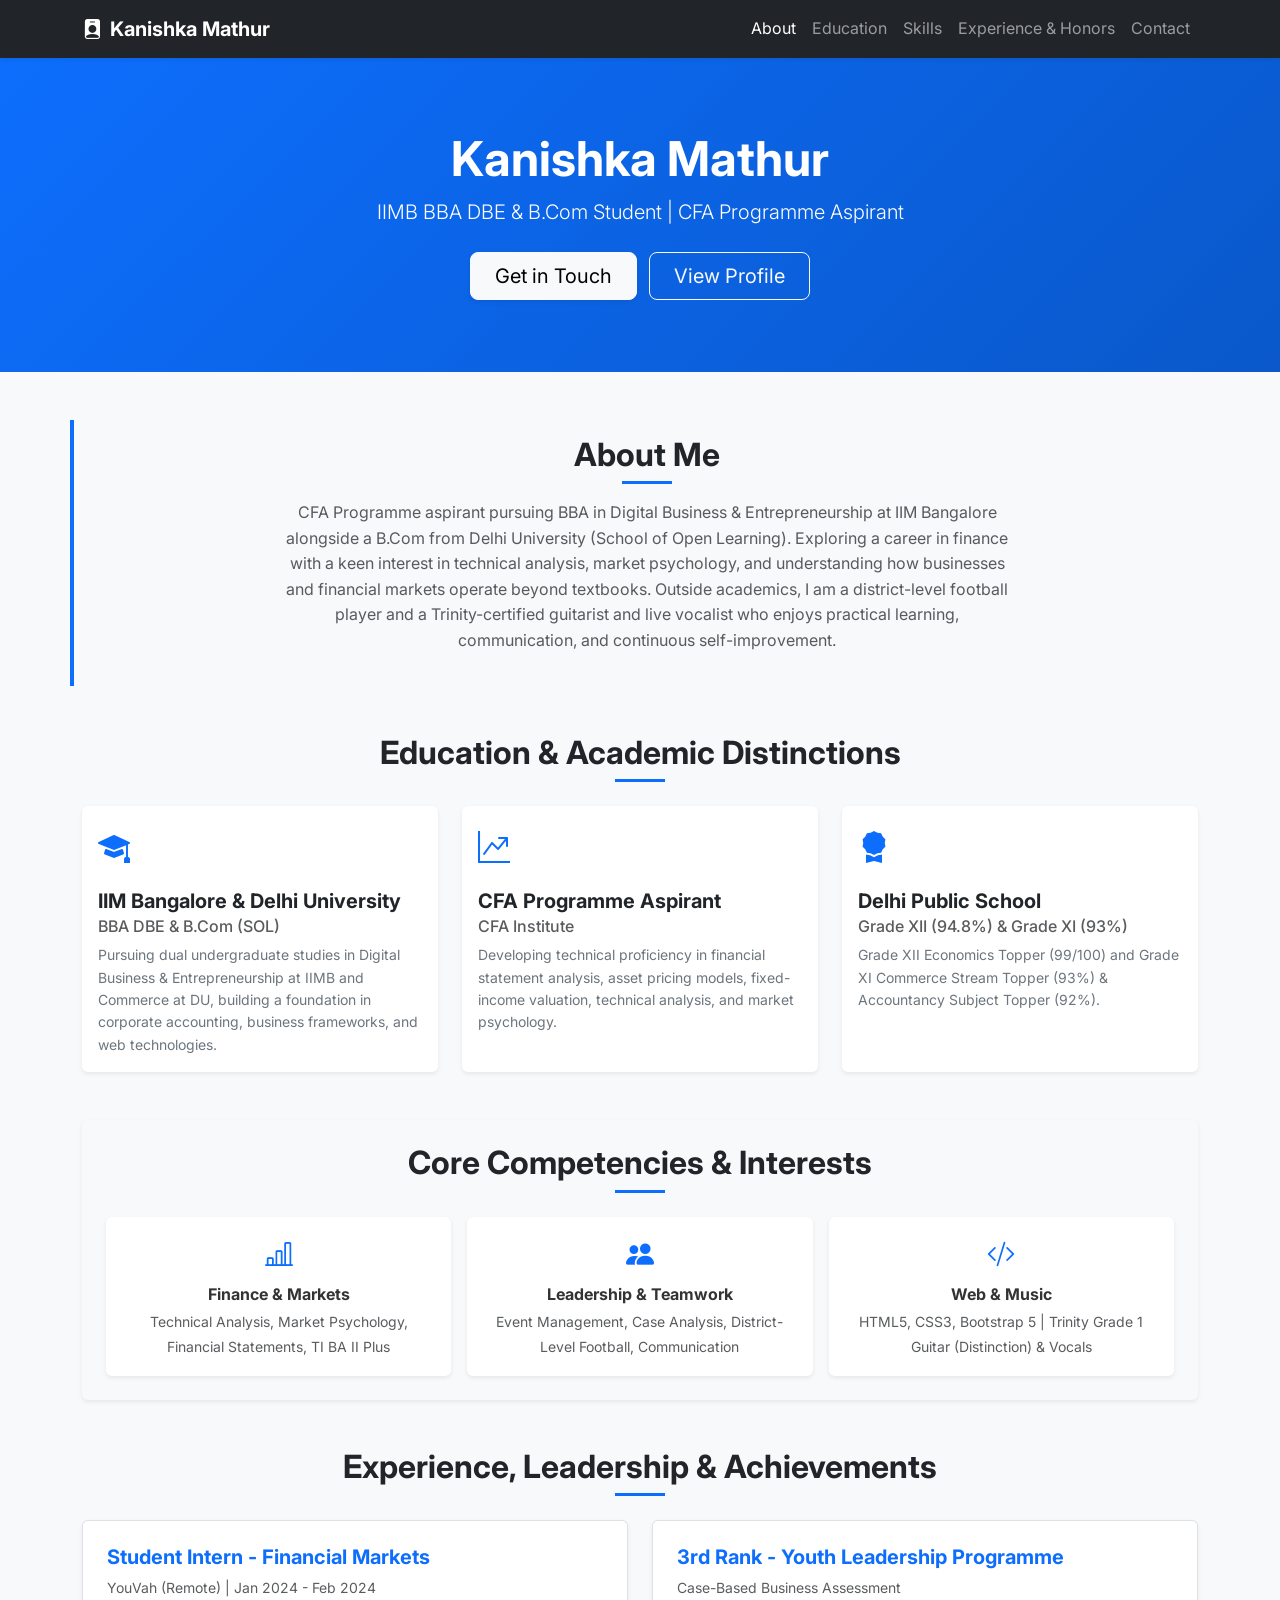
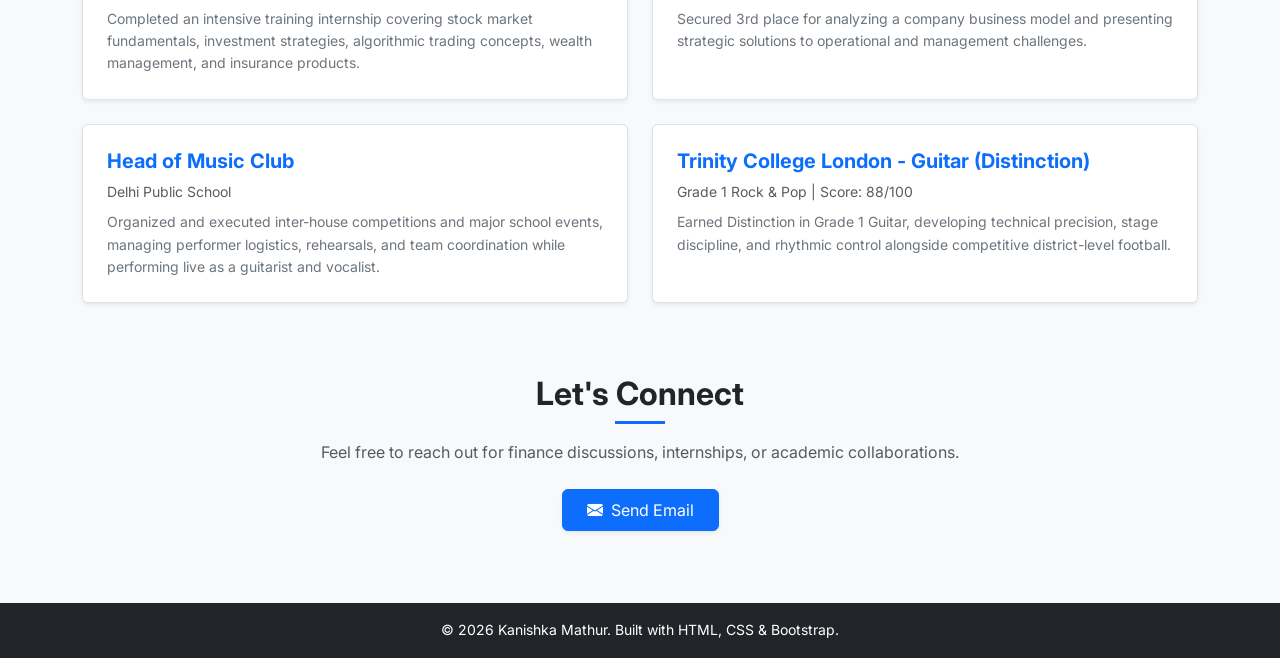
<file: index.html>
<!DOCTYPE html>
<html lang="en">
<head>
    <meta charset="UTF-8">
    <meta name="viewport" content="width=device-width, initial-scale=1.0">
    <title>Kanishka Mathur - Resume</title>
    <!-- Bootstrap CSS CDN -->
    <link href="https://cdn.jsdelivr.net/npm/bootstrap@5.3.0/dist/css/bootstrap.min.css" rel="stylesheet">
    <!-- Google Fonts -->
    <link href="https://fonts.googleapis.com/css2?family=Inter:wght@300;400;600;700&display=swap" rel="stylesheet">
    <!-- Bootstrap Icons -->
    <link rel="stylesheet" href="https://cdn.jsdelivr.net/npm/bootstrap-icons@1.10.5/font/bootstrap-icons.css">
    <!-- Custom CSS -->
    <link rel="stylesheet" href="style.css">
</head>
<body>

    <!-- Navigation Bar using Bootstrap & Flexbox -->
    <nav class="navbar navbar-expand-lg navbar-dark bg-dark sticky-top shadow-sm">
        <div class="container">
            <a class="navbar-brand fw-bold" href="#"><i class="bi bi-person-badge-fill me-2"></i>Kanishka Mathur</a>
            <button class="navbar-toggler" type="button" data-bs-toggle="collapse" data-bs-target="#navbarNav">
                <span class="navbar-toggler-icon"></span>
            </button>
            <div class="collapse navbar-collapse justify-content-end" id="navbarNav">
                <ul class="navbar-nav">
                    <li class="nav-item"><a class="nav-link active" href="#about">About</a></li>
                    <li class="nav-item"><a class="nav-link" href="#education">Education</a></li>
                    <li class="nav-item"><a class="nav-link" href="#skills">Skills</a></li>
                    <li class="nav-item"><a class="nav-link" href="#experience">Experience &amp; Honors</a></li>
                    <li class="nav-item"><a class="nav-link" href="#contact">Contact</a></li>
                </ul>
            </div>
        </div>
    </nav>

    <!-- Hero Section -->
    <header class="hero-section text-white text-center py-5 bg-primary">
        <div class="container py-4">
            <h1 class="display-5 fw-bold">Kanishka Mathur</h1>
            <p class="lead mb-4">IIMB BBA DBE &amp; B.Com Student | CFA Programme Aspirant</p>
            <a href="#contact" class="btn btn-light btn-lg px-4 me-2 shadow-sm">Get in Touch</a>
            <a href="#education" class="btn btn-outline-light btn-lg px-4">View Profile</a>
        </div>
    </header>

    <!-- Main Container -->
    <div class="container my-5">

        <!-- About Section -->
        <section id="about" class="row align-items-center mb-5 py-3">
            <div class="col-lg-8 mx-auto text-center">
                <h2 class="fw-bold mb-3 text-dark">About Me</h2>
                <p class="text-muted fs-6">
                    CFA Programme aspirant pursuing BBA in Digital Business &amp; Entrepreneurship at IIM Bangalore alongside a B.Com from Delhi University (School of Open Learning). Exploring a career in finance with a keen interest in technical analysis, market psychology, and understanding how businesses and financial markets operate beyond textbooks. Outside academics, I am a district-level football player and a Trinity-certified guitarist and live vocalist who enjoys practical learning, communication, and continuous self-improvement.
                </p>
            </div>
        </section>

        <!-- Education Section using Cards -->
        <section id="education" class="mb-5">
            <h2 class="fw-bold text-center mb-4 text-dark">Education &amp; Academic Distinctions</h2>
            <div class="row g-4">
                <div class="col-md-4">
                    <div class="card h-100 shadow-sm border-0 card-hover">
                        <div class="card-body">
                            <div class="text-primary mb-3"><i class="bi bi-mortarboard-fill fs-2"></i></div>
                            <h4 class="card-title fw-bold fs-5">IIM Bangalore &amp; Delhi University</h4>
                            <h6 class="card-subtitle mb-2 text-muted">BBA DBE &amp; B.Com (SOL)</h6>
                            <p class="card-text small text-secondary">Pursuing dual undergraduate studies in Digital Business &amp; Entrepreneurship at IIMB and Commerce at DU, building a foundation in corporate accounting, business frameworks, and web technologies.</p>
                        </div>
                    </div>
                </div>
                <div class="col-md-4">
                    <div class="card h-100 shadow-sm border-0 card-hover">
                        <div class="card-body">
                            <div class="text-primary mb-3"><i class="bi bi-graph-up-arrow fs-2"></i></div>
                            <h4 class="card-title fw-bold fs-5">CFA Programme Aspirant</h4>
                            <h6 class="card-subtitle mb-2 text-muted">CFA Institute</h6>
                            <p class="card-text small text-secondary">Developing technical proficiency in financial statement analysis, asset pricing models, fixed-income valuation, technical analysis, and market psychology.</p>
                        </div>
                    </div>
                </div>
                <div class="col-md-4">
                    <div class="card h-100 shadow-sm border-0 card-hover">
                        <div class="card-body">
                            <div class="text-primary mb-3"><i class="bi bi-award-fill fs-2"></i></div>
                            <h4 class="card-title fw-bold fs-5">Delhi Public School</h4>
                            <h6 class="card-subtitle mb-2 text-muted">Grade XII (94.8%) &amp; Grade XI (93%)</h6>
                            <p class="card-text small text-secondary">Grade XII Economics Topper (99/100) and Grade XI Commerce Stream Topper (93%) &amp; Accountancy Subject Topper (92%).</p>
                        </div>
                    </div>
                </div>
            </div>
        </section>

        <!-- Skills Section -->
        <section id="skills" class="mb-5 bg-light p-4 rounded shadow-sm">
            <h2 class="fw-bold text-center mb-4 text-dark">Core Competencies &amp; Interests</h2>
            <div class="row text-center g-3">
                <div class="col-sm-4">
                    <div class="p-3 bg-white rounded shadow-sm h-100">
                        <i class="bi bi-bar-chart-line text-primary fs-3 mb-2 d-block"></i>
                        <h6 class="fw-bold mb-1">Finance &amp; Markets</h6>
                        <span class="text-muted small">Technical Analysis, Market Psychology, Financial Statements, TI BA II Plus</span>
                    </div>
                </div>
                <div class="col-sm-4">
                    <div class="p-3 bg-white rounded shadow-sm h-100">
                        <i class="bi bi-people-fill text-primary fs-3 mb-2 d-block"></i>
                        <h6 class="fw-bold mb-1">Leadership &amp; Teamwork</h6>
                        <span class="text-muted small">Event Management, Case Analysis, District-Level Football, Communication</span>
                    </div>
                </div>
                <div class="col-sm-4">
                    <div class="p-3 bg-white rounded shadow-sm h-100">
                        <i class="bi bi-code-slash text-primary fs-3 mb-2 d-block"></i>
                        <h6 class="fw-bold mb-1">Web &amp; Music</h6>
                        <span class="text-muted small">HTML5, CSS3, Bootstrap 5 | Trinity Grade 1 Guitar (Distinction) &amp; Vocals</span>
                    </div>
                </div>
            </div>
        </section>

        <!-- Experience & Achievements Section -->
        <section id="experience" class="mb-5">
            <h2 class="fw-bold text-center mb-4 text-dark">Experience, Leadership &amp; Achievements</h2>
            <div class="row g-4">
                <div class="col-md-6">
                    <div class="p-4 border rounded shadow-sm bg-white h-100">
                        <h5 class="fw-bold text-primary">Student Intern - Financial Markets</h5>
                        <p class="text-muted small mb-2">YouVah (Remote) | Jan 2024 - Feb 2024</p>
                        <p class="small text-secondary mb-0">Completed an intensive training internship covering stock market fundamentals, investment strategies, algorithmic trading concepts, wealth management, and insurance products.</p>
                    </div>
                </div>
                <div class="col-md-6">
                    <div class="p-4 border rounded shadow-sm bg-white h-100">
                        <h5 class="fw-bold text-primary">3rd Rank - Youth Leadership Programme</h5>
                        <p class="text-muted small mb-2">Case-Based Business Assessment</p>
                        <p class="small text-secondary mb-0">Secured 3rd place for analyzing a company business model and presenting strategic solutions to operational and management challenges.</p>
                    </div>
                </div>
                <div class="col-md-6">
                    <div class="p-4 border rounded shadow-sm bg-white h-100">
                        <h5 class="fw-bold text-primary">Head of Music Club</h5>
                        <p class="text-muted small mb-2">Delhi Public School</p>
                        <p class="small text-secondary mb-0">Organized and executed inter-house competitions and major school events, managing performer logistics, rehearsals, and team coordination while performing live as a guitarist and vocalist.</p>
                    </div>
                </div>
                <div class="col-md-6">
                    <div class="p-4 border rounded shadow-sm bg-white h-100">
                        <h5 class="fw-bold text-primary">Trinity College London - Guitar (Distinction)</h5>
                        <p class="text-muted small mb-2">Grade 1 Rock &amp; Pop | Score: 88/100</p>
                        <p class="small text-secondary mb-0">Earned Distinction in Grade 1 Guitar, developing technical precision, stage discipline, and rhythmic control alongside competitive district-level football.</p>
                    </div>
                </div>
            </div>
        </section>

        <!-- Contact Section -->
        <section id="contact" class="text-center py-4">
            <h2 class="fw-bold mb-3 text-dark">Let's Connect</h2>
            <p class="text-muted mb-4">Feel free to reach out for finance discussions, internships, or academic collaborations.</p>
            <a href="mailto:kanishka.mathur26@iimb.ac.in" class="btn btn-primary px-4 py-2 shadow-sm"><i class="bi bi-envelope-fill me-2"></i>Send Email</a>
        </section>

    </div>

    <!-- Footer -->
    <footer class="bg-dark text-white text-center py-3">
        <div class="container">
            <p class="mb-0 small">&copy; 2026 Kanishka Mathur. Built with HTML, CSS &amp; Bootstrap.</p>
        </div>
    </footer>

    <!-- Bootstrap JS Bundle CDN -->
    <script src="https://cdn.jsdelivr.net/npm/bootstrap@5.3.0/dist/js/bootstrap.bundle.min.js"></script>
</body>
</html>
</file>
<file: style.css>
/* Custom CSS styling to complement Bootstrap and give a personal touch */

/* Element Selectors */
body {
    font-family: 'Inter', sans-serif;
    background-color: #f8f9fa;
    color: #333333;
    line-height: 1.6;
}

section h2 {
    position: relative;
    padding-bottom: 10px;
}

section h2::after {
    content: '';
    position: absolute;
    display: block;
    width: 50px;
    height: 3px;
    background: #0d6efd;
    bottom: 0;
    left: calc(50% - 25px);
}

/* Class Selectors */
.hero-section {
    background: linear-gradient(135deg, #0d6efd, #0a58ca);
    padding: 80px 0;
}

.card-hover {
    transition: transform 0.3s ease, box-shadow 0.3s ease;
}

.card-hover:hover {
    transform: translateY(-5px);
    box-shadow: 0 .5rem 1rem rgba(0,0,0,.15)!important;
}

/* ID Selector */
#about {
    border-left: 4px solid #0d6efd;
    padding-left: 10px;
}
</file>
